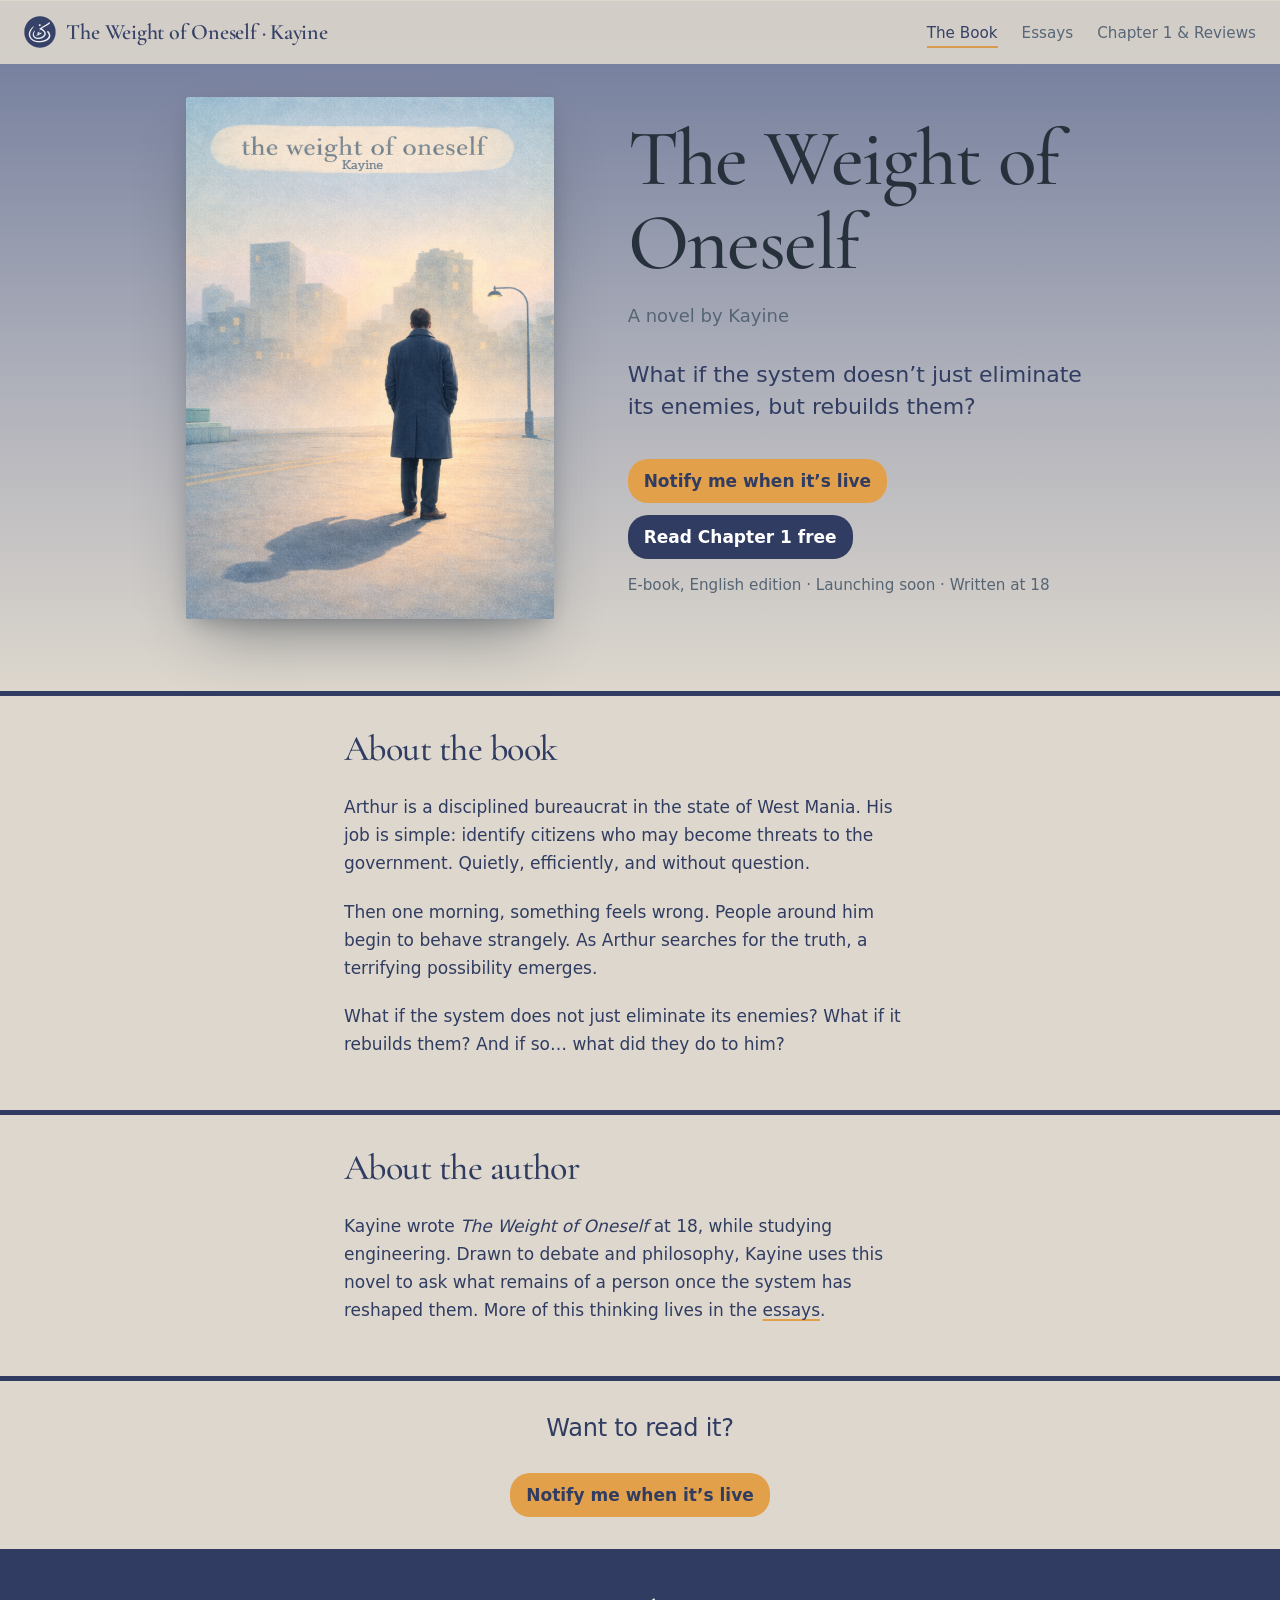
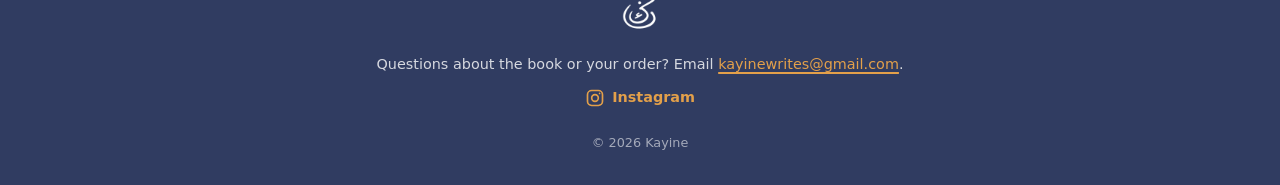
<file: index.html>
<!DOCTYPE html>
<html lang="en">
<head>
<meta charset="utf-8">
<meta name="viewport" content="width=device-width, initial-scale=1, viewport-fit=cover">
<title>The Weight of Oneself – Kayine</title>
<meta name="description" content="Arthur has always trusted the system. A novel by Kayine.">
<link rel="preconnect" href="https://fonts.googleapis.com">
<link href="https://fonts.googleapis.com/css2?family=Cormorant+Garamond:wght@500;600&display=swap" rel="stylesheet">
<link rel="icon" href="favicon.ico" sizes="any">
<link rel="icon" type="image/png" sizes="32x32" href="favicon-32.png">
<link rel="apple-touch-icon" href="apple-touch-icon.png">
<link rel="stylesheet" href="style.css">
<link rel="canonical" href="https://itskayine.github.io/theweightofoneself/index.html">
<meta property="og:type" content="book">
<meta property="og:site_name" content="The Weight of Oneself · Kayine">
<meta property="og:title" content="The Weight of Oneself – Kayine">
<meta property="og:description" content="Arthur has always trusted the system. Then one morning, something feels wrong. A novel by Kayine.">
<meta property="og:url" content="https://itskayine.github.io/theweightofoneself/index.html">
<meta property="og:image" content="https://itskayine.github.io/theweightofoneself/cover.png">
<meta name="twitter:card" content="summary_large_image">
<script data-goatcounter="https://kayinewrites.goatcounter.com/count" async src="//gc.zgo.at/count.js"></script>
<script src="unavailable.js" defer></script>
</head>
<body>
<nav><div class="wrap"><a class="brand" href="index.html"><img class="brand-logo" src="logo.png" alt="" width="32" height="32"><span>The Weight of Oneself · Kayine</span></a><ul><li><a href="index.html" aria-current="page">The Book</a></li><li><a href="essays.html">Essays</a></li><li><a href="chapter-1.html">Chapter 1 &amp; Reviews</a></li></ul></div></nav>
<header class="hero"><div class="wrap">
<img class="cover" src="cover.png" alt="Cover of The Weight of Oneself: a man in a long coat stands with his back to us, facing a city lost in morning fog.">
<div>
<h1>The Weight of Oneself</h1>
<p class="by">A novel by Kayine</p>
<p class="hook">What if the system doesn’t just eliminate its enemies, but rebuilds them?</p>
<div class="buyrow"><a class="buy" href="#" data-unavailable>Notify me when it’s live</a><a class="buy dark" href="chapter-1.html">Read Chapter 1 free</a></div>
<span class="fmt">E-book, English edition · Launching soon · Written at 18</span>
</div></div></header>
<main>
<section class="story"><div class="wrap">
<h2>About the book</h2>
<p>Arthur is a disciplined bureaucrat in the state of West Mania. His job is simple: identify citizens who may become threats to the government. Quietly, efficiently, and without question.</p>
<p>Then one morning, something feels wrong. People around him begin to behave strangely. As Arthur searches for the truth, a terrifying possibility emerges.</p>
<p class="q">What if the system does not just eliminate its enemies? What if it rebuilds them? And if so… what did they do to him?</p>
</div></section>
<section class="story"><div class="wrap">
<h2>About the author</h2>
<p>Kayine wrote <em>The Weight of Oneself</em> at 18, while studying engineering. Drawn to debate and philosophy, Kayine uses this novel to ask what remains of a person once the system has reshaped them. More of this thinking lives in the <a href="essays.html">essays</a>.</p>
</div></section>
<section class="cta"><div class="wrap"><p>Want to read it?</p>
<div class="buyrow"><a class="buy" href="#" data-unavailable>Notify me when it’s live</a></div></div></section>
</main>
<footer>
<img class="foot-mark" src="mark-white.png" alt="Kayine" width="48" height="48">
<p class="contact">Questions about the book or your order? Email <a href="mailto:kayinewrites@gmail.com">kayinewrites@gmail.com</a>.</p>
<p class="social"><a href="https://www.instagram.com/itskayine/" target="_blank" rel="noopener" aria-label="Kayine on Instagram"><svg viewBox="0 0 24 24" width="20" height="20" fill="none" stroke="currentColor" stroke-width="2" stroke-linecap="round" stroke-linejoin="round" aria-hidden="true"><rect x="3" y="3" width="18" height="18" rx="5"/><circle cx="12" cy="12" r="4"/><circle cx="17.5" cy="6.5" r="1" fill="currentColor" stroke="none"/></svg><span>Instagram</span></a></p>
<p class="copy">© 2026 Kayine</p>
</footer>
</body>
</html>
</file>
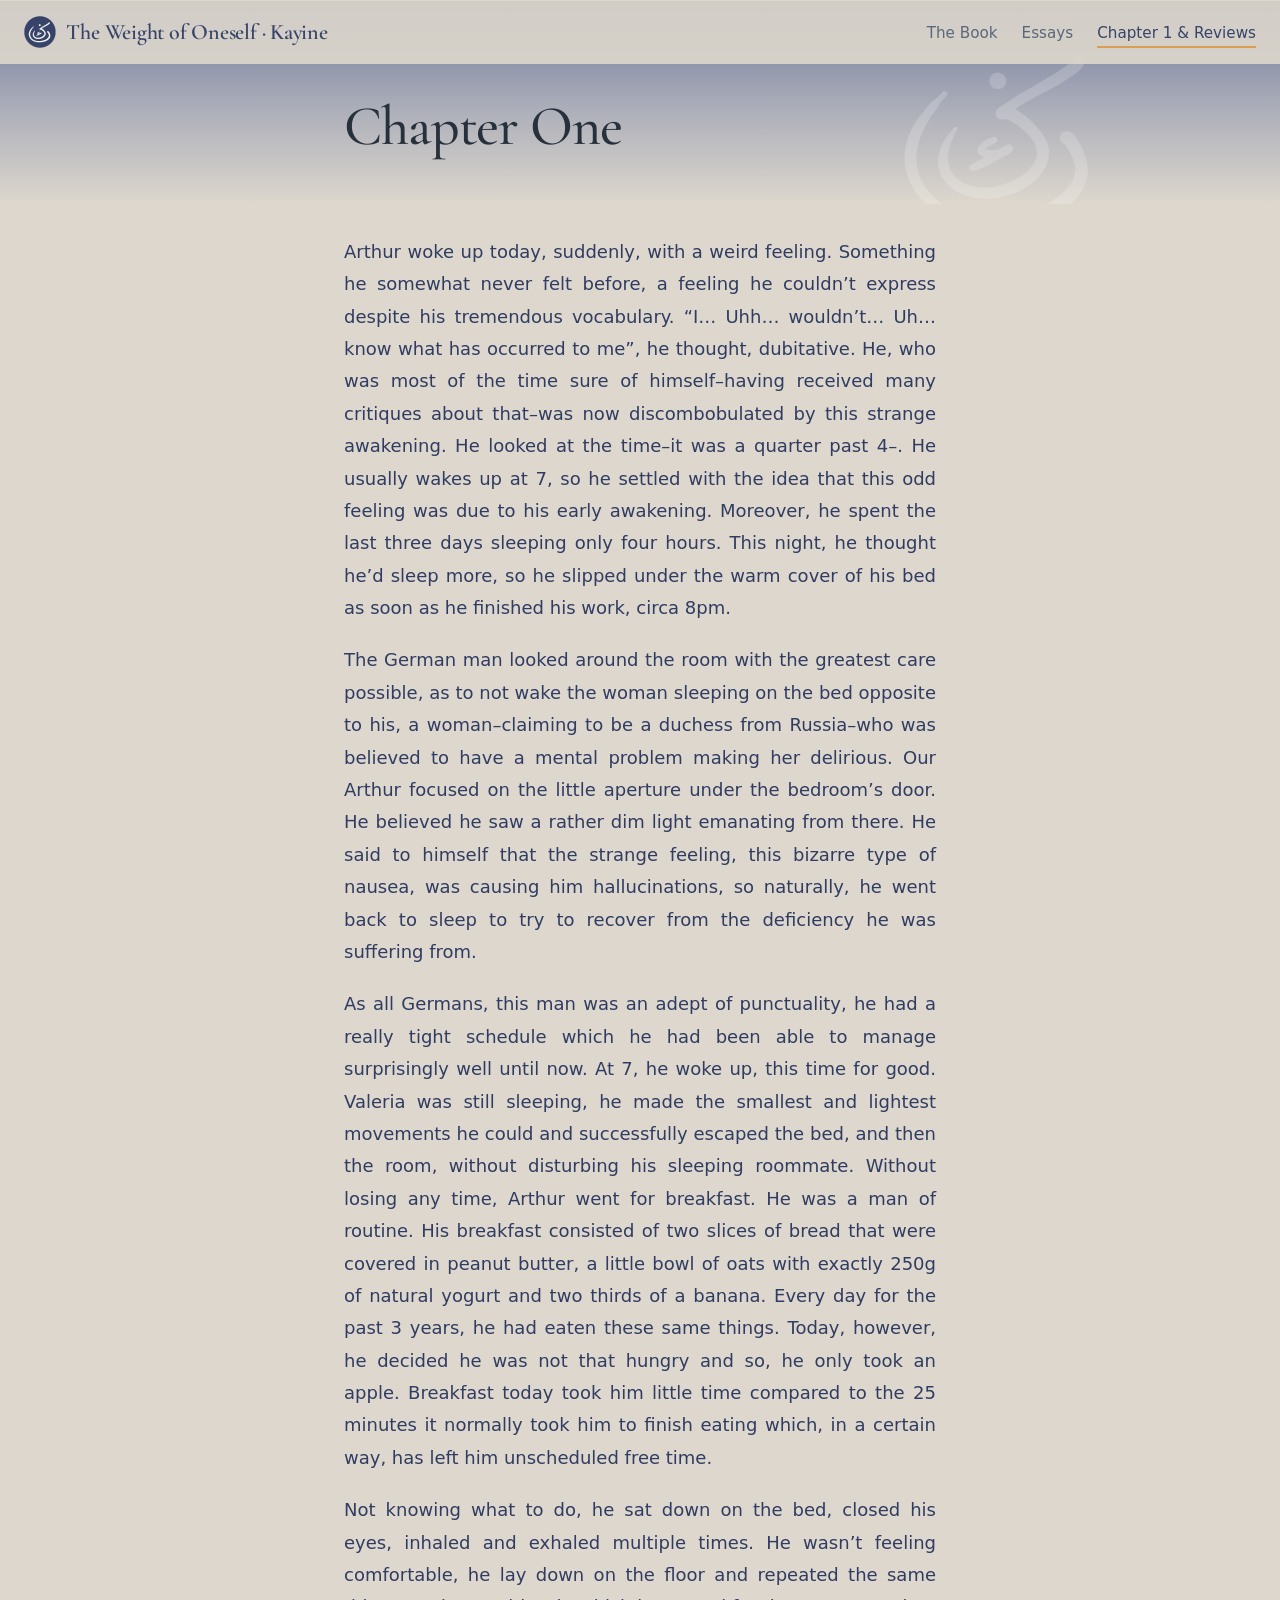
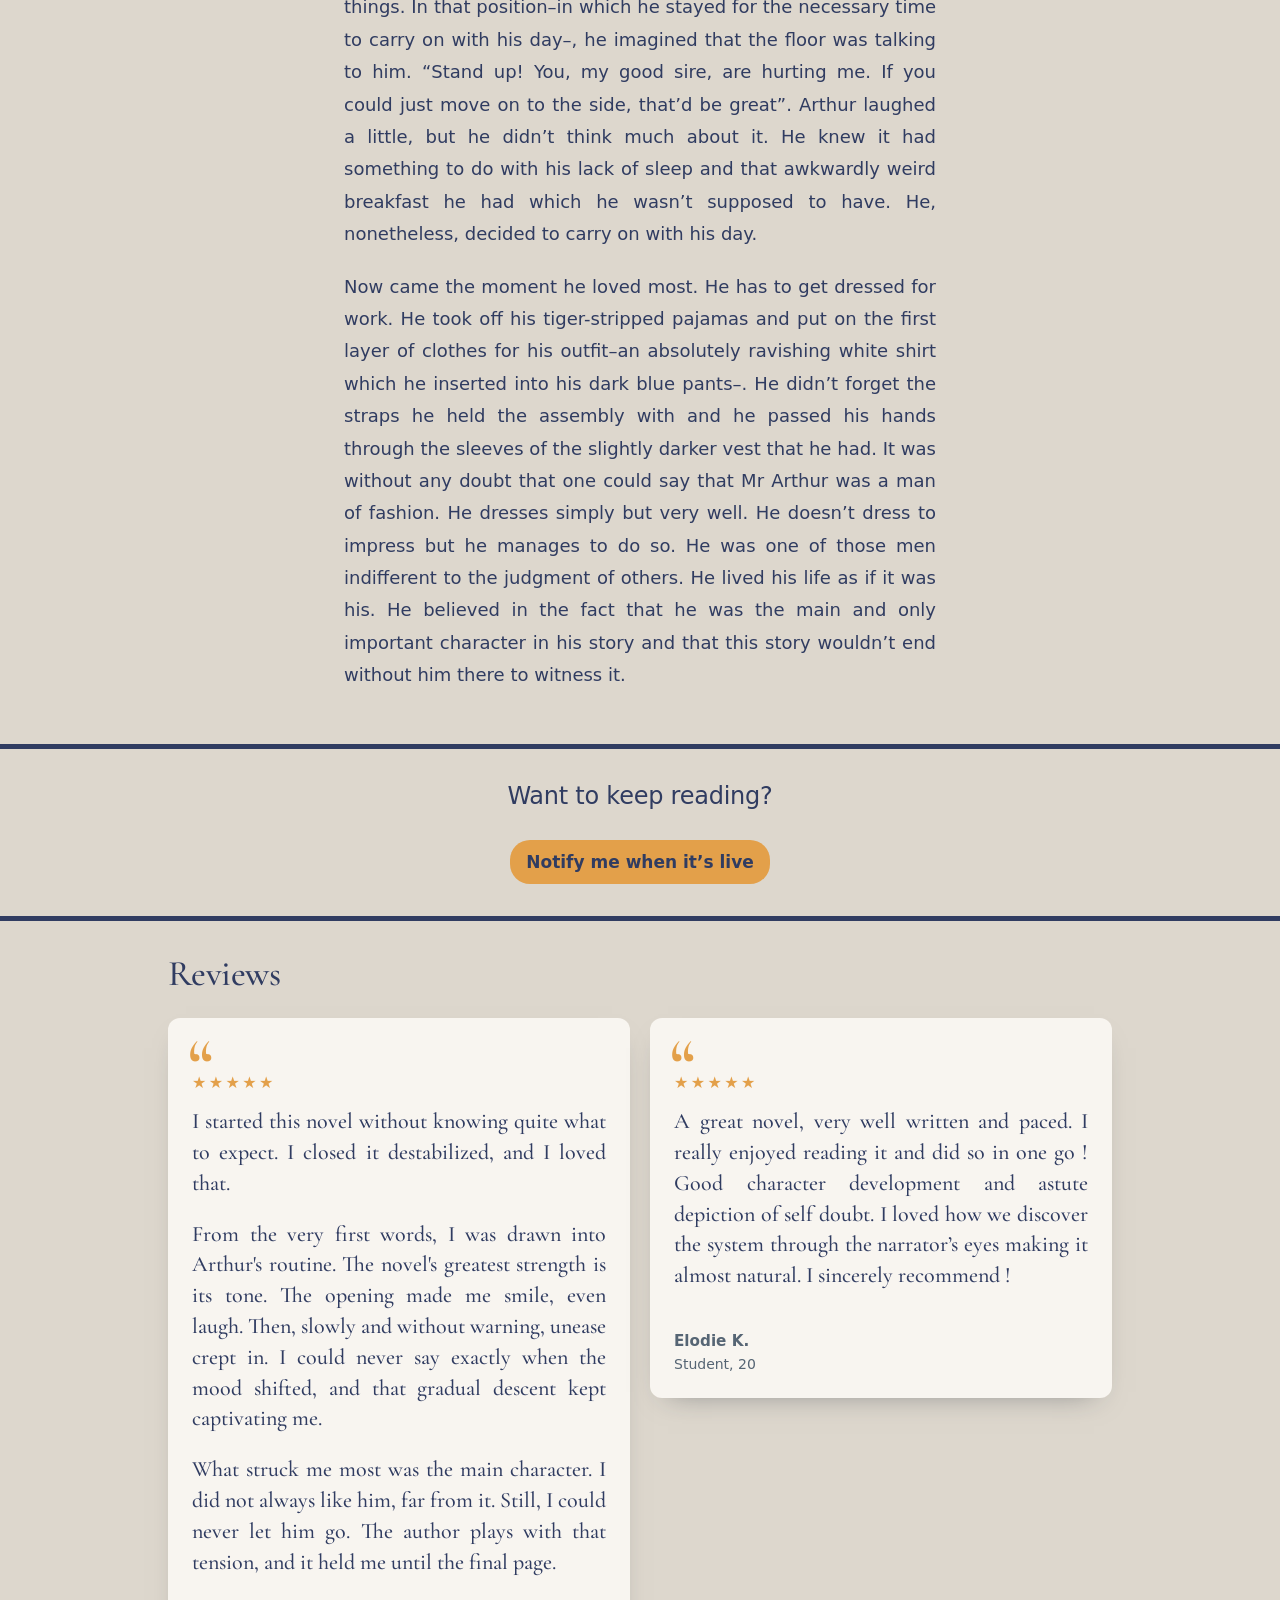
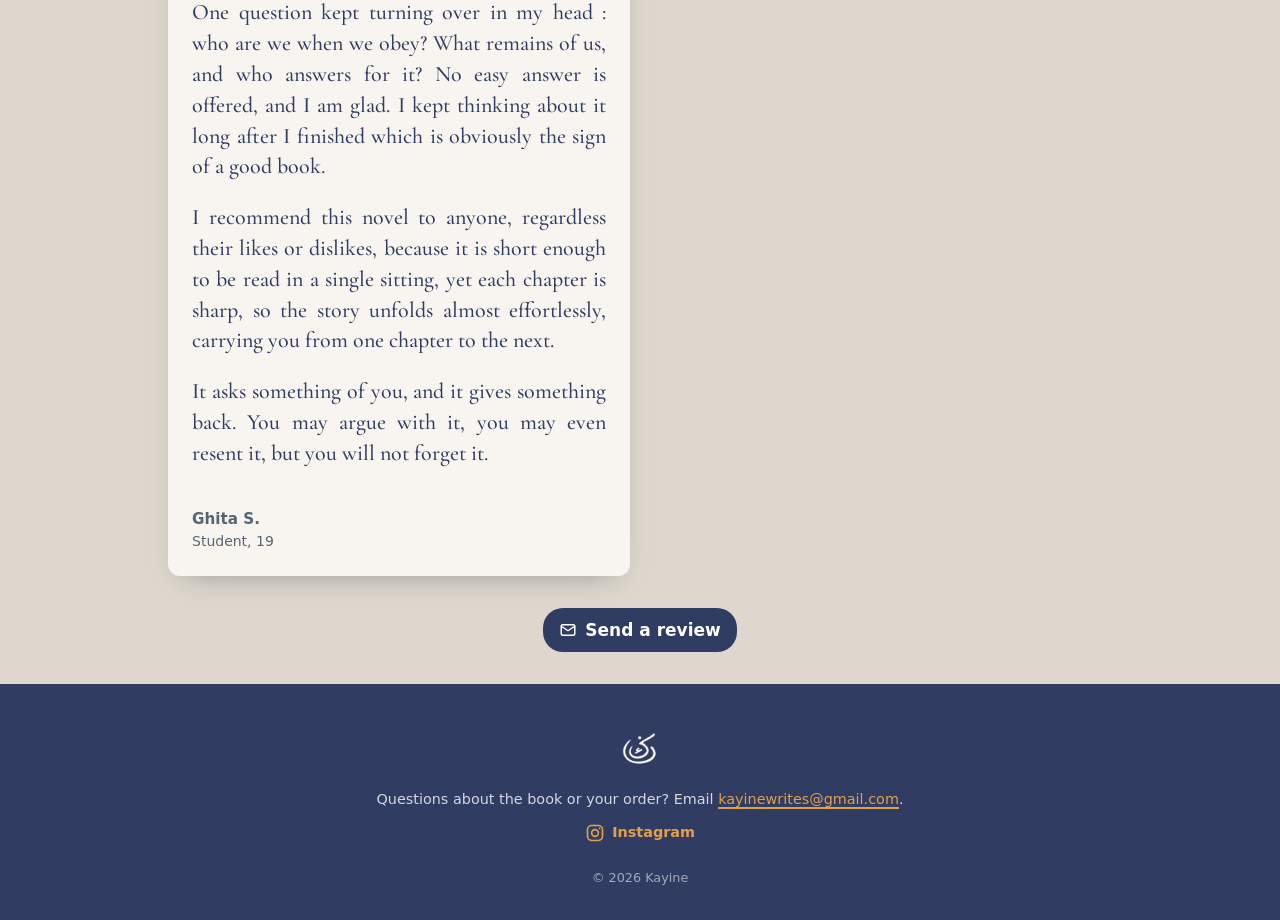
<file: chapter-1.html>
<!DOCTYPE html>
<html lang="en">
<head>
<meta charset="utf-8">
<meta name="viewport" content="width=device-width, initial-scale=1, viewport-fit=cover">
<title>Chapter 1 & Reviews – The Weight of Oneself</title>
<meta name="description" content="Read the first chapter of The Weight of Oneself by Kayine, and what readers say.">
<link rel="preconnect" href="https://fonts.googleapis.com">
<link href="https://fonts.googleapis.com/css2?family=Cormorant+Garamond:wght@500;600&display=swap" rel="stylesheet">
<link rel="icon" href="favicon.ico" sizes="any">
<link rel="icon" type="image/png" sizes="32x32" href="favicon-32.png">
<link rel="apple-touch-icon" href="apple-touch-icon.png">
<link rel="stylesheet" href="style.css">
<link rel="canonical" href="https://itskayine.github.io/theweightofoneself/chapter-1.html">
<meta property="og:type" content="article">
<meta property="og:site_name" content="The Weight of Oneself · Kayine">
<meta property="og:title" content="Chapter 1 &amp; Reviews – The Weight of Oneself">
<meta property="og:description" content="Read the first chapter of The Weight of Oneself by Kayine, and what readers say.">
<meta property="og:url" content="https://itskayine.github.io/theweightofoneself/chapter-1.html">
<meta property="og:image" content="https://itskayine.github.io/theweightofoneself/cover.png">
<meta name="twitter:card" content="summary_large_image">
<script data-goatcounter="https://kayinewrites.goatcounter.com/count" async src="//gc.zgo.at/count.js"></script>
<script src="unavailable.js" defer></script>
</head>
<body>
<nav><div class="wrap"><a class="brand" href="index.html"><img class="brand-logo" src="logo.png" alt="" width="32" height="32"><span>The Weight of Oneself · Kayine</span></a><ul><li><a href="index.html">The Book</a></li><li><a href="essays.html">Essays</a></li><li><a href="chapter-1.html" aria-current="page">Chapter 1 &amp; Reviews</a></li></ul></div></nav>
<main>
<header class="pagehead"><div class="wrap narrow"><h1 class="page">Chapter One</h1></div></header>
<section class="story chapter essayspart"><div class="wrap">
<p>Arthur woke up today, suddenly, with a weird feeling. Something he somewhat never felt before, a feeling he couldn’t express despite his tremendous vocabulary. “I… Uhh… wouldn’t… Uh… know what has occurred to me”, he thought, dubitative. He, who was most of the time sure of himself–having received many critiques about that–was now discombobulated by this strange awakening. He looked at the time–it was a quarter past 4–. He usually wakes up at 7, so he settled with the idea that this odd feeling was due to his early awakening. Moreover, he spent the last three days sleeping only four hours. This night, he thought he’d sleep more, so he slipped under the warm cover of his bed as soon as he finished his work, circa 8pm.</p>
<p>The German man looked around the room with the greatest care possible, as to not wake the woman sleeping on the bed opposite to his, a woman–claiming to be a duchess from Russia–who was believed to have a mental problem making her delirious. Our Arthur focused on the little aperture under the bedroom’s door. He believed he saw a rather dim light emanating from there. He said to himself that the strange feeling, this bizarre type of nausea, was causing him hallucinations, so naturally, he went back to sleep to try to recover from the deficiency he was suffering from.</p>
<p>As all Germans, this man was an adept of punctuality, he had a really tight schedule which he had been able to manage surprisingly well until now. At 7, he woke up, this time for good. Valeria was still sleeping, he made the smallest and lightest movements he could and successfully escaped the bed, and then the room, without disturbing his sleeping roommate. Without losing any time, Arthur went for breakfast. He was a man of routine. His breakfast consisted of two slices of bread that were covered in peanut butter, a little bowl of oats with exactly 250g of natural yogurt and two thirds of a banana. Every day for the past 3 years, he had eaten these same things. Today, however, he decided he was not that hungry and so, he only took an apple. Breakfast today took him little time compared to the 25 minutes it normally took him to finish eating which, in a certain way, has left him unscheduled free time.</p>
<p>Not knowing what to do, he sat down on the bed, closed his eyes, inhaled and exhaled multiple times. He wasn’t feeling comfortable, he lay down on the floor and repeated the same things. In that position–in which he stayed for the necessary time to carry on with his day–, he imagined that the floor was talking to him. “Stand up! You, my good sire, are hurting me. If you could just move on to the side, that’d be great”. Arthur laughed a little, but he didn’t think much about it. He knew it had something to do with his lack of sleep and that awkwardly weird breakfast he had which he wasn’t supposed to have. He, nonetheless, decided to carry on with his day.</p>
<p>Now came the moment he loved most. He has to get dressed for work. He took off his tiger-stripped pajamas and put on the first layer of clothes for his outfit–an absolutely ravishing white shirt which he inserted into his dark blue pants–. He didn’t forget the straps he held the assembly with and he passed his hands through the sleeves of the slightly darker vest that he had. It was without any doubt that one could say that Mr Arthur was a man of fashion. He dresses simply but very well. He doesn’t dress to impress but he manages to do so. He was one of those men indifferent to the judgment of others. He lived his life as if it was his. He believed in the fact that he was the main and only important character in his story and that this story wouldn’t end without him there to witness it.</p>
</div></section>
<section class="cta"><div class="wrap"><p>Want to keep reading?</p>
<div class="buyrow"><a class="buy" href="#" data-unavailable>Notify me when it’s live</a></div></div></section>
<section class="story"><div class="wrap wide">
<h2>Reviews</h2>
<!-- Reviews are added in reviews.js -->
<div class="reviews" id="reviews"></div>
<div class="actions">
<a class="buy dark" href="mailto:kayinewrites@gmail.com?subject=Review%20of%20The%20Weight%20of%20Oneself&body=Your%20name%3A%0A%0AYour%20review%3A%0A"><svg viewBox="0 0 24 24" width="18" height="18" fill="none" stroke="currentColor" stroke-width="2" stroke-linecap="round" stroke-linejoin="round" aria-hidden="true"><rect x="3" y="5" width="18" height="14" rx="2"/><path d="m3 7 9 6 9-6"/></svg>Send a review</a>
</div>
<script src="reviews.js"></script>
</div></section>
</main>
<footer>
<img class="foot-mark" src="mark-white.png" alt="Kayine" width="48" height="48">
<p class="contact">Questions about the book or your order? Email <a href="mailto:kayinewrites@gmail.com">kayinewrites@gmail.com</a>.</p>
<p class="social"><a href="https://www.instagram.com/itskayine/" target="_blank" rel="noopener" aria-label="Kayine on Instagram"><svg viewBox="0 0 24 24" width="20" height="20" fill="none" stroke="currentColor" stroke-width="2" stroke-linecap="round" stroke-linejoin="round" aria-hidden="true"><rect x="3" y="3" width="18" height="18" rx="5"/><circle cx="12" cy="12" r="4"/><circle cx="17.5" cy="6.5" r="1" fill="currentColor" stroke="none"/></svg><span>Instagram</span></a></p>
<p class="copy">© 2026 Kayine</p>
</footer>
</body>
</html>
</file>
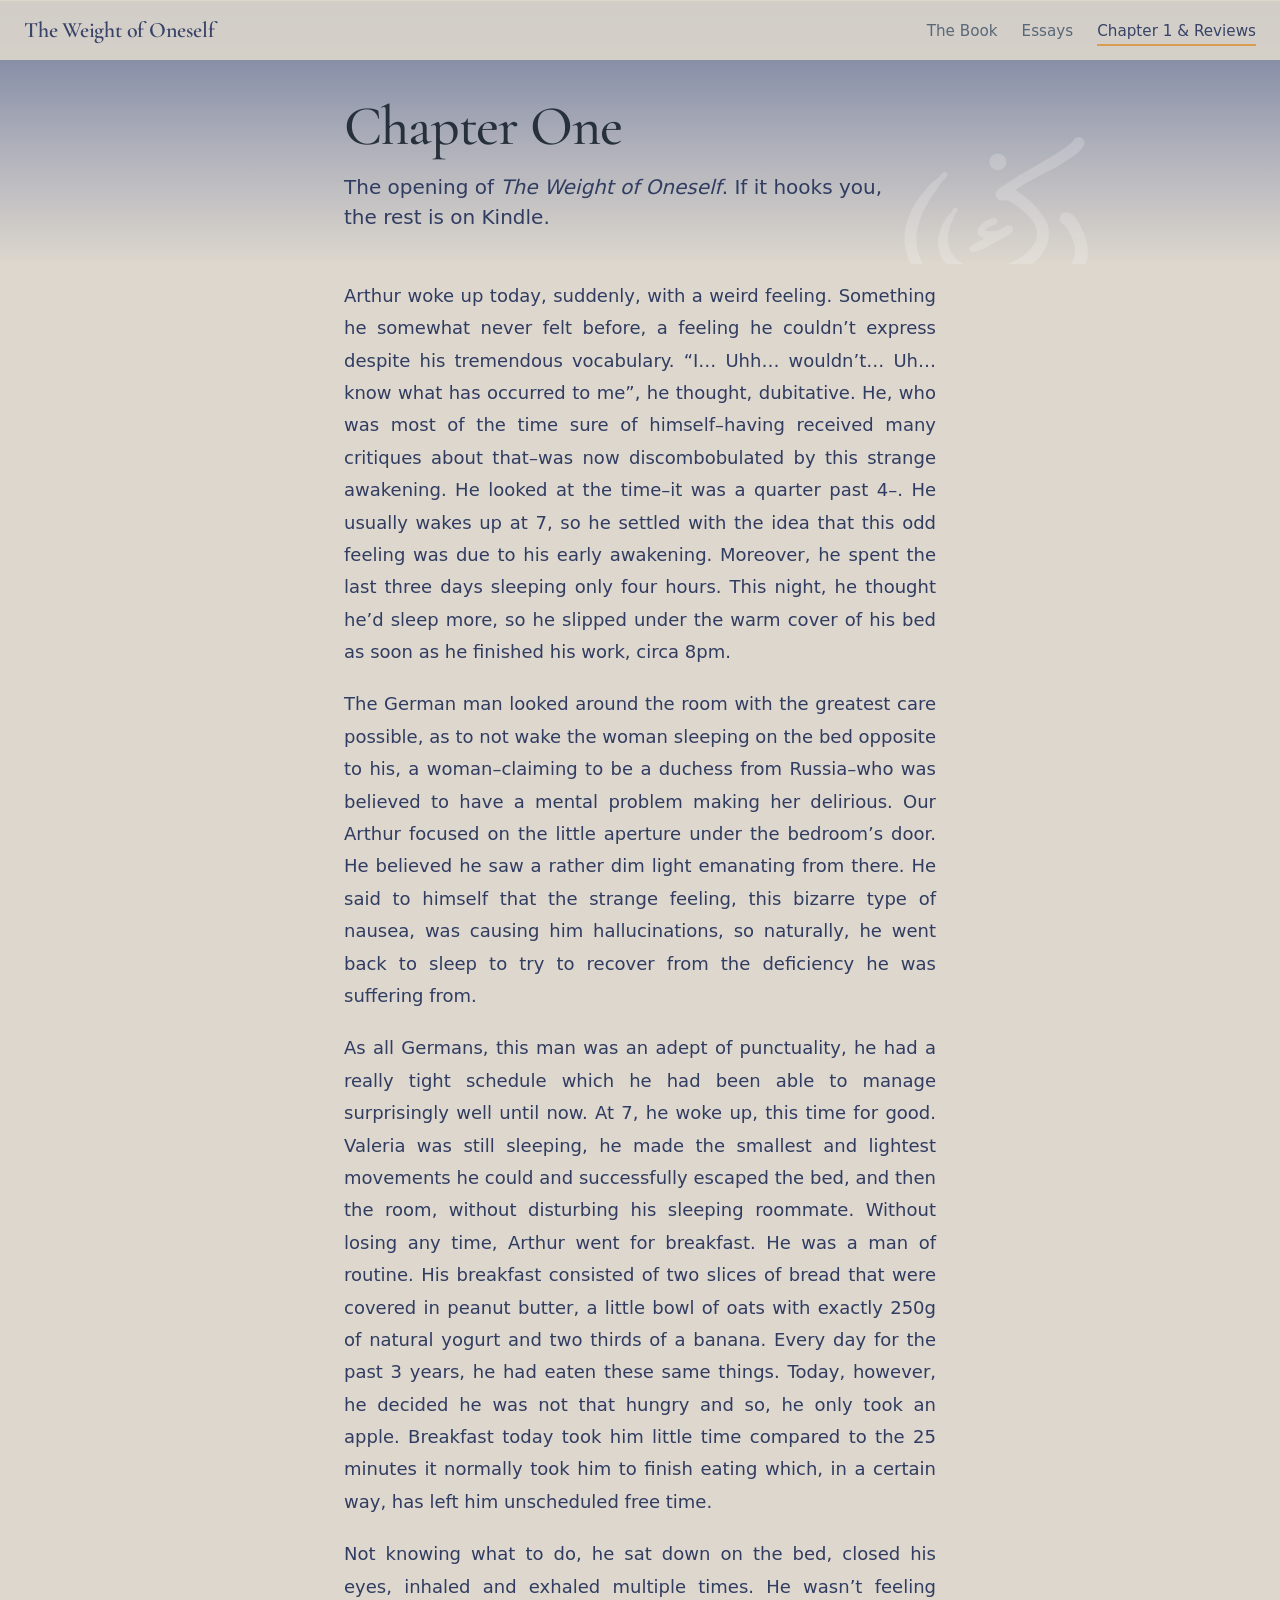
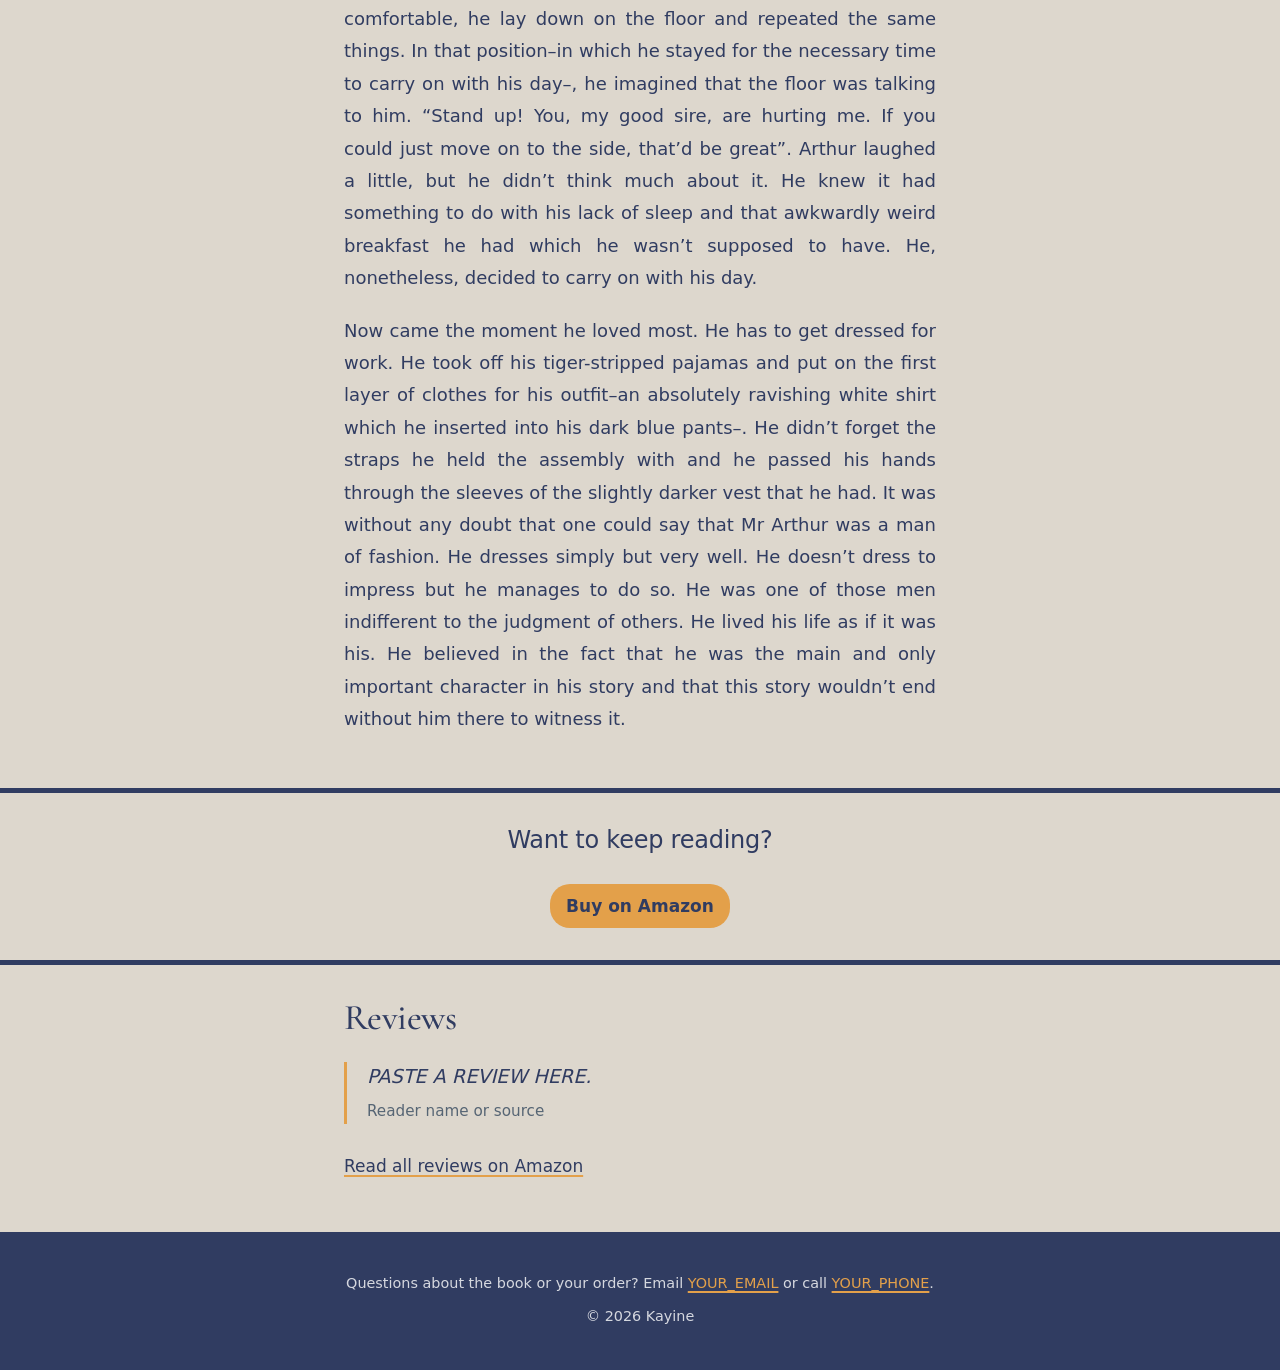
<file: chapter1.html>
<!DOCTYPE html>
<html lang="en">
<head>
<meta charset="utf-8">
<meta name="viewport" content="width=device-width, initial-scale=1, viewport-fit=cover">
<title>Chapter 1 & Reviews – The Weight of Oneself</title>
<meta name="description" content="Read the first chapter of The Weight of Oneself by Kayine, and what readers say.">
<link rel="preconnect" href="https://fonts.googleapis.com">
<link href="https://fonts.googleapis.com/css2?family=Cormorant+Garamond:wght@500;600&display=swap" rel="stylesheet">
<link rel="stylesheet" href="style.css">
</head>
<body>
<nav><div class="wrap"><a class="brand" href="index.html">The Weight of Oneself</a><ul><li><a href="index.html">The Book</a></li><li><a href="essays.html">Essays</a></li><li><a href="chapter-1.html" aria-current="page">Chapter 1 &amp; Reviews</a></li></ul></div></nav>
<main>
<header class="pagehead"><div class="wrap narrow"><h1 class="page">Chapter One</h1>
<p>The opening of <em>The Weight of Oneself</em>. If it hooks you, the rest is on Kindle.</p></div></header>
<section class="story chapter" style="border-top:0;padding-top:1rem"><div class="wrap">
<!-- PASTE CHAPTER 1 BELOW: one <p>…</p> per paragraph -->
<p>Arthur woke up today, suddenly, with a weird feeling. Something he somewhat never felt before, a feeling he couldn’t express despite his tremendous vocabulary. “I… Uhh… wouldn’t… Uh… know what has occurred to me”, he thought, dubitative. He, who was most of the time sure of himself–having received many critiques about that–was now discombobulated by this strange awakening. He looked at the time–it was a quarter past 4–. He usually wakes up at 7, so he settled with the idea that this odd feeling was due to his early awakening. Moreover, he spent the last three days sleeping only four hours. This night, he thought he’d sleep more, so he slipped under the warm cover of his bed as soon as he finished his work, circa 8pm.</p>
<p>The German man looked around the room with the greatest care possible, as to not wake the woman sleeping on the bed opposite to his, a woman–claiming to be a duchess from Russia–who was believed to have a mental problem making her delirious. Our Arthur focused on the little aperture under the bedroom’s door. He believed he saw a rather dim light emanating from there. He said to himself that the strange feeling, this bizarre type of nausea, was causing him hallucinations, so naturally, he went back to sleep to try to recover from the deficiency he was suffering from.</p>
<p>As all Germans, this man was an adept of punctuality, he had a really tight schedule which he had been able to manage surprisingly well until now. At 7, he woke up, this time for good. Valeria was still sleeping, he made the smallest and lightest movements he could and successfully escaped the bed, and then the room, without disturbing his sleeping roommate. Without losing any time, Arthur went for breakfast. He was a man of routine. His breakfast consisted of two slices of bread that were covered in peanut butter, a little bowl of oats with exactly 250g of natural yogurt and two thirds of a banana. Every day for the past 3 years, he had eaten these same things. Today, however, he decided he was not that hungry and so, he only took an apple. Breakfast today took him little time compared to the 25 minutes it normally took him to finish eating which, in a certain way, has left him unscheduled free time.</p>
<p>Not knowing what to do, he sat down on the bed, closed his eyes, inhaled and exhaled multiple times. He wasn’t feeling comfortable, he lay down on the floor and repeated the same things. In that position–in which he stayed for the necessary time to carry on with his day–, he imagined that the floor was talking to him. “Stand up! You, my good sire, are hurting me. If you could just move on to the side, that’d be great”. Arthur laughed a little, but he didn’t think much about it. He knew it had something to do with his lack of sleep and that awkwardly weird breakfast he had which he wasn’t supposed to have. He, nonetheless, decided to carry on with his day.</p>
<p>Now came the moment he loved most. He has to get dressed for work. He took off his tiger-stripped pajamas and put on the first layer of clothes for his outfit–an absolutely ravishing white shirt which he inserted into his dark blue pants–. He didn’t forget the straps he held the assembly with and he passed his hands through the sleeves of the slightly darker vest that he had. It was without any doubt that one could say that Mr Arthur was a man of fashion. He dresses simply but very well. He doesn’t dress to impress but he manages to do so. He was one of those men indifferent to the judgment of others. He lived his life as if it was his. He believed in the fact that he was the main and only important character in his story and that this story wouldn’t end without him there to witness it.</p>
</div></section>
<section class="cta"><div class="wrap"><p>Want to keep reading?</p>
<a class="buy" href="https://amzn.eu/d/0gb8DovP" target="_blank" rel="noopener">Buy on Amazon</a></div></section>
<section class="story"><div class="wrap">
<h2>Reviews</h2>
<blockquote>PASTE A REVIEW HERE.<cite>Reader name or source</cite></blockquote>
<p><a href="https://amzn.eu/d/0gb8DovP" target="_blank" rel="noopener">Read all reviews on Amazon</a></p>
</div></section>
</main>
<footer>
<p class="contact">Questions about the book or your order? Email <a href="mailto:YOUR_EMAIL">YOUR_EMAIL</a> or call <a href="tel:YOUR_PHONE">YOUR_PHONE</a>.</p>
<p>© 2026 Kayine</p>
</footer>
</body>
</html>
</file>
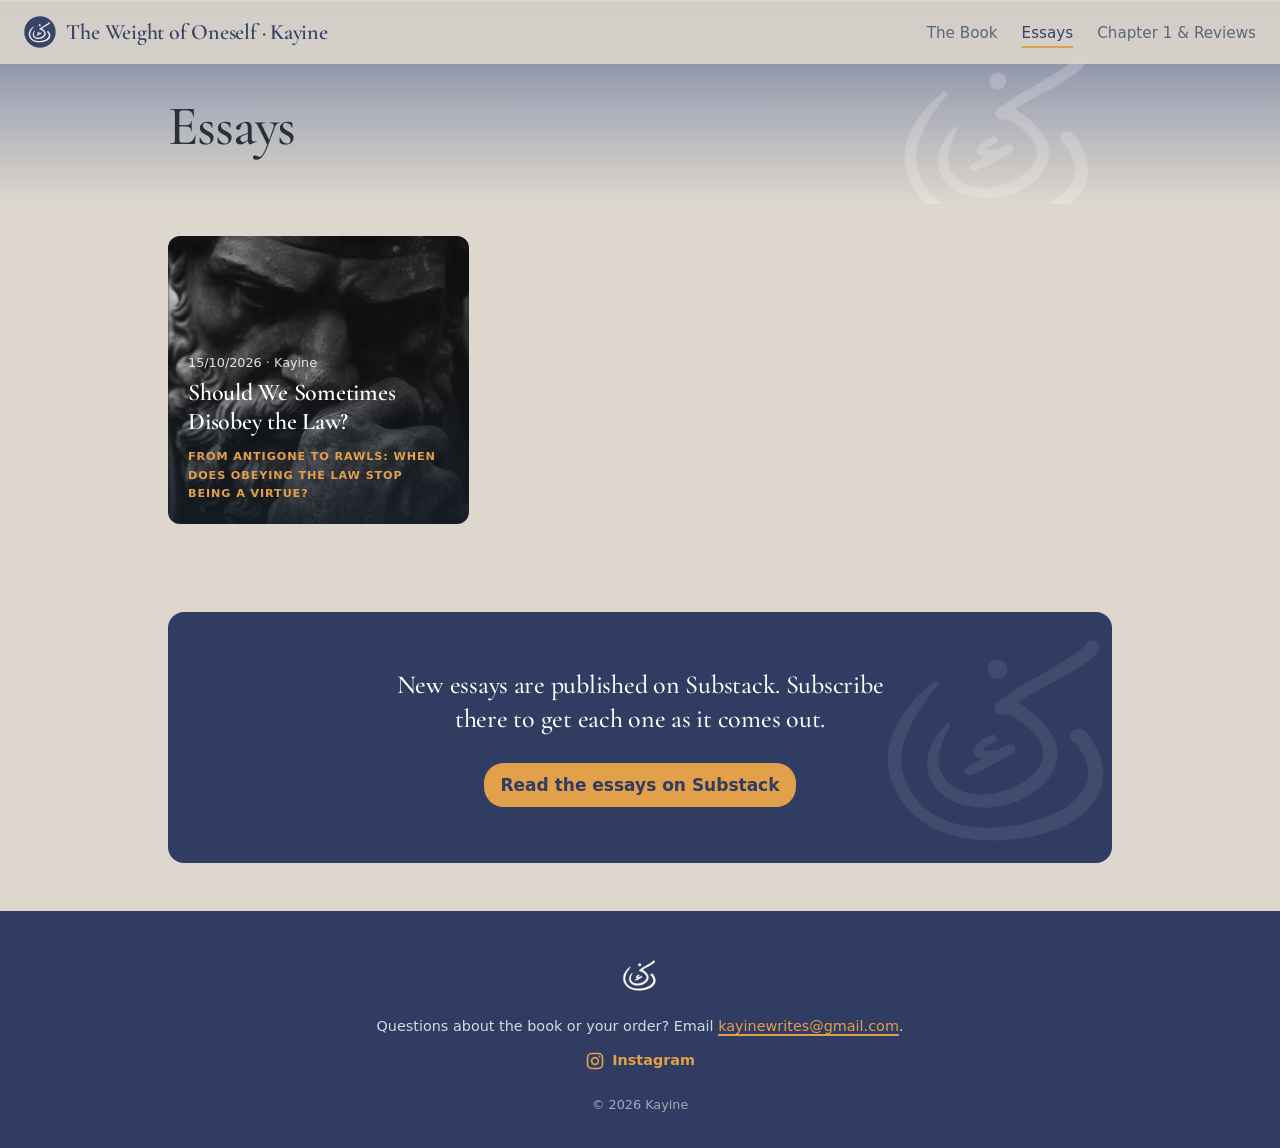
<file: essays.html>
<!DOCTYPE html>
<html lang="en">
<head>
<meta charset="utf-8">
<meta name="viewport" content="width=device-width, initial-scale=1, viewport-fit=cover">
<title>Essays – Kayine</title>
<meta name="description" content="Essays on philosophy, debate and ideas by Kayine.">
<link rel="preconnect" href="https://fonts.googleapis.com">
<link href="https://fonts.googleapis.com/css2?family=Cormorant+Garamond:wght@500;600&display=swap" rel="stylesheet">
<link rel="icon" href="favicon.ico" sizes="any">
<link rel="icon" type="image/png" sizes="32x32" href="favicon-32.png">
<link rel="apple-touch-icon" href="apple-touch-icon.png">
<link rel="stylesheet" href="style.css">
<link rel="canonical" href="https://itskayine.github.io/theweightofoneself/essays.html">
<meta property="og:type" content="website">
<meta property="og:site_name" content="The Weight of Oneself · Kayine">
<meta property="og:title" content="Essays – Kayine">
<meta property="og:description" content="Essays on philosophy, debate and ideas by Kayine.">
<meta property="og:url" content="https://itskayine.github.io/theweightofoneself/essays.html">
<meta property="og:image" content="https://itskayine.github.io/theweightofoneself/cover.png">
<meta name="twitter:card" content="summary_large_image">
<script data-goatcounter="https://kayinewrites.goatcounter.com/count" async src="//gc.zgo.at/count.js"></script>
</head>
<body>
<nav><div class="wrap"><a class="brand" href="index.html"><img class="brand-logo" src="logo.png" alt="" width="32" height="32"><span>The Weight of Oneself · Kayine</span></a><ul><li><a href="index.html">The Book</a></li><li><a href="essays.html" aria-current="page">Essays</a></li><li><a href="chapter-1.html">Chapter 1 &amp; Reviews</a></li></ul></div></nav>
<main>
<header class="pagehead"><div class="wrap"><h1 class="page">Essays</h1></div></header>
<section class="story essayspart"><div class="wrap wide">
<!-- Each card is one essay: change the link, date, title and tags.
     For a photo instead of the colour, use style="--card-bg:url(my-photo.jpg)". -->
<div class="cards" id="essays"></div>
<script src="essays.js"></script>
</div></section>
<section class="closing"><div class="wrap"><div class="panel">
<p>New essays are published on Substack. Subscribe there to get each one as it comes out.</p>
<a class="buy" href="https://kayine.substack.com/" target="_blank" rel="noopener">Read the essays on Substack</a>
</div></div></section>
</main>
<footer>
<img class="foot-mark" src="mark-white.png" alt="Kayine" width="48" height="48">
<p class="contact">Questions about the book or your order? Email <a href="mailto:kayinewrites@gmail.com">kayinewrites@gmail.com</a>.</p>
<p class="social"><a href="https://www.instagram.com/itskayine/" target="_blank" rel="noopener" aria-label="Kayine on Instagram"><svg viewBox="0 0 24 24" width="20" height="20" fill="none" stroke="currentColor" stroke-width="2" stroke-linecap="round" stroke-linejoin="round" aria-hidden="true"><rect x="3" y="3" width="18" height="18" rx="5"/><circle cx="12" cy="12" r="4"/><circle cx="17.5" cy="6.5" r="1" fill="currentColor" stroke="none"/></svg><span>Instagram</span></a></p>
<p class="copy">© 2026 Kayine</p>
</footer>
</body>
</html>
</file>
<file: style.css>
/* Design tokens (colors, fonts) */
:root{
  color-scheme: light;
  --bg: #f8f5f0;
  --ink: #303c61;
  --soft: #566574;
  --link: #303c61;
  --lamp: #e3a04a;
  --lampink: #303c61;
  --haze: #e9eef3;
  --brand: #303c61;
  --title: #27313c;
  --sky: linear-gradient(180deg, #6d789a 0%, #aeb0ba 55%, var(--line) 100%);
  --line: #ddd7cd;
  --serif: "Cormorant Garamond", Georgia, "Times New Roman", serif;
  --sans: system-ui, -apple-system, "Segoe UI", Roboto, sans-serif;
  box-sizing: border-box;
  padding-top: env(safe-area-inset-top, 0px);
  padding-bottom: env(safe-area-inset-bottom, 0px);
}

/* Base */
html{
  height: 100%;
  scroll-padding-top: env(safe-area-inset-top, 0px);
}

*,
*::before,
*::after{
  box-sizing: inherit;
}

body{
  margin: 0;
  background: var(--bg);
  color: var(--ink);
  font: 400 1.0625rem/1.65 var(--sans);
  letter-spacing: 0;
  -webkit-font-smoothing: antialiased;
  display: flex;
  flex-direction: column;
  min-height: 100%;
}

/* Links */
a,
a:visited{
  color: var(--link);
  text-decoration: underline;
  text-decoration-color: var(--lamp);
  text-decoration-thickness: 2px;
  text-underline-offset: .2em;
}

a:hover{
  color: var(--ink);
  text-decoration-color: var(--ink);
}

a:focus-visible{
  outline: 3px solid var(--ink);
  outline-offset: 3px;
}

/* Layout */
.wrap{
  max-width: 62rem;
  margin: 0 auto;
  padding: 0 1.5rem;
}

/* Navigation */
nav{
  border-bottom: 1px solid var(--line);
}

nav .wrap{
  display: flex;
  flex-wrap: wrap;
  gap: .5rem 1.75rem;
  align-items: center;
  justify-content: space-between;
  padding-top: 1rem;
  padding-bottom: 1rem;
  position: fixed;
  top: 0;
  left: 0;
  right: 0;
  width: 100%;
  max-width: none;
  z-index: 10;
  opacity: .9;
  background: var(--line);
  padding-top: calc(1rem + env(safe-area-inset-top, 0px));
  view-transition-name: site-nav;
}

nav a,
nav a:visited{
  text-decoration: none;
}

.brand,
.brand:visited{
  display: inline-flex;
  align-items: center;
  gap: .65rem;
  font: 600 1.375rem/1.2 var(--serif);
  letter-spacing: -.01em;
  color: var(--ink);
}

nav ul{
  display: flex;
  gap: 1.5rem;
  list-style: none;
  margin: 0;
  padding: 0;
  flex-wrap: wrap;
}

nav a:not(.brand),
nav a:not(.brand):visited{
  color: var(--soft);
  font-size: .95rem;
  padding: .25rem 0;
  border-bottom: 2px solid transparent;
}

nav a[aria-current="page"],
nav a[aria-current="page"]:visited{
  color: var(--link);
  border-color: var(--lamp);
}

nav a:not(.brand):hover{
  color: var(--ink);
}

/* Home page hero */
.hero{
  background: var(--sky);
  padding: 6rem 0 4.5rem;
}

.hero .wrap{
  display: grid;
  grid-template-columns: minmax(0, 5fr) minmax(0, 6fr);
  gap: 3.5rem;
  align-items: center;
}

.cover{
  width: 100%;
  max-width: 23rem;
  height: auto;
  display: block;
  margin: 0 auto;
  border-radius: 2px;
  box-shadow: 0 30px 60px -20px rgba(29, 39, 51, .45), 0 8px 20px -8px rgba(29, 39, 51, .3);
}

/* Headings */
h1,
h2{
  font-family: var(--serif);
  font-optical-sizing: auto;
  font-weight: 500;
}

/* Headings */
h1{
  font-size: clamp(2.75rem, 7vw, 5rem);
  line-height: 1.05;
  letter-spacing: -.02em;
  margin: 0 0 1rem;
}

h1.page{
  font-size: clamp(2.25rem, 5vw, 3.5rem);
}

h2{
  font-size: 2.25rem;
  line-height: 1.15;
  letter-spacing: -.015em;
  margin: 0 0 1.5rem;
}

/* Hero text */
.by{
  font-size: 1.125rem;
  color: var(--soft);
  margin: 0 0 1.75rem;
}

.hook{
  font-size: 1.375rem;
  line-height: 1.45;
  margin: 0 0 2.25rem;
  max-width: 30rem;
}

/* Buttons */
.buy,
.buy:visited{
  display: inline-block;
  background: var(--lamp);
  color: var(--lampink);
  font-weight: 600;
  text-decoration: none;
  padding: 0.5rem 1rem;
  border-radius: 20px;
  transition: transform .5s ease-out, box-shadow .15s;
}

.buy.dark,
.buy.dark:visited{
  display: inline-flex;
  align-items: center;
  gap: .5rem;
  background: var(--brand);
  color: #fff;
}

.buy.dark:hover{
  color: #fff;
  box-shadow: 0 10px 24px -10px var(--brand);
}

.buy:hover{
  transform: translateY(-2px);
  box-shadow: 0 10px 24px -10px var(--lamp);
}

.buy:active{
  transform: scale(.97);
}

/* Small text */
.fmt{
  display: block;
  margin-top: .9rem;
  font-size: .95rem;
  color: var(--soft);
}

/* Content sections */
section.story{
  padding: 2rem 0;
  border-top: 5px solid var(--ink);
  background: var(--line);
}

/* No divider line between a page header and the first section */
section.story.essayspart{
  border-top: 0;
}

section.story .wrap,
.narrow{
  max-width: 40rem;
}

/* Essays and Chapter 1 page header */
.pagehead{
  position: relative;
  overflow: hidden;
  padding: 6rem 0 2rem;
  background: var(--sky);
}

.pagehead .wrap{
  position: relative;
  z-index: 1;
}

.pagehead::after{
  content: "";
  position: absolute;
  right: max(1rem, calc(50% - 31rem));
  bottom: -35%;
  width: 17rem;
  height: 17rem;
  background: url(mark-white.png) center / contain no-repeat;
  opacity: .2;
  pointer-events: none;
}

.pagehead p{
  font-size: 1.25rem;
  line-height: 1.5;
  color: var(--ink);
  max-width: 34rem;
  margin: 0;
}

.story p{
  margin: 0 0 1.25rem;
  max-width: 36rem;
}

/* Chapter 1 text */
.chapter p{
  font-size: 1.125rem;
  line-height: 1.8;
  max-width: none;
  text-align: justify;
  hyphens: auto;
  -webkit-hyphens: auto;
}

/* Reviews */
blockquote{
  margin: 0 0 1.75rem;
  padding: 0 0 0 1.25rem;
  border-left: 3px solid var(--lamp);
  font-size: 1.2rem;
  line-height: 1.55;
  font-style: italic;
}

blockquote cite{
  display: block;
  margin-top: .5rem;
  font-size: .95rem;
  color: var(--soft);
  font-style: normal;
}

/* Call to action */
.cta{
  padding: 2rem 0 2rem;
  text-align: center;
  border-top: 5px solid var(--ink);
  background: var(--line);
}

.cta p{
  font-size: 1.5rem;
  line-height: 1.3;
  font-weight: 500;
  letter-spacing: -.01em;
  margin: 0 0 1.75rem;
}

/* Footer */
footer{
  padding: 2.5rem 1.5rem 2rem;
  text-align: center;
  color: rgba(255, 255, 255, .8);
  font-size: .9rem;
  background: var(--brand);
}

footer p{
  margin: 0 0 .6rem;
}

footer a,
footer a:visited{
  color: var(--lamp);
  text-decoration-color: var(--lamp);
}

footer a:hover{
  color: #fff;
  text-decoration-color: #fff;
}

footer a:focus-visible{
  outline-color: #fff;
}

.foot-mark{
  display: block;
  width: 3rem;
  height: 3rem;
  margin: 0 auto 1rem;
}

footer .social a{
  display: inline-flex;
  align-items: center;
  gap: .45rem;
  text-decoration: none;
  font-weight: 600;
}

footer .copy{
  margin: 1rem 0 0;
  font-size: .8rem;
  opacity: .7;
}

/* Small screens */
@media (max-width:760px){
  .hero{
    padding: 6.5rem 0 3rem;
  }

  .pagehead{
    padding: 6.5rem 0 3rem;
  }

  .hero .wrap{
    grid-template-columns: 1fr;
    gap: 2.25rem;
    text-align: center;
  }

  .hook{
    margin-left: auto;
    margin-right: auto;
  }

  .cover{
    max-width: 15rem;
  }
}

/* Reduced motion */
@media (prefers-reduced-motion:reduce){
  .buy,
  .buy:hover,
  .buy:active{
    transition: none;
    transform: none;
  }

  ::view-transition-group(*),
  ::view-transition-old(*),
  ::view-transition-new(*){
    animation: none;
  }
}

/* Smooth page transitions */
@view-transition{
  navigation: auto;
}

::view-transition-old(root),
::view-transition-new(root){
  animation-duration: .4s;
  animation-timing-function: ease-in-out;
}

/* Fade-in fallback for browsers without page transitions */
@keyframes page-in{
  from{
    opacity: 0;
  }

  to{
    opacity: 1;
  }
}

@supports not (view-transition-name:none){
  body{
    animation: page-in .4s ease-out;
  }
}

/* Keep the footer at the bottom of short pages */
main{
  flex: 1 0 auto;
  display: flex;
  flex-direction: column;
}

main > section:last-child{
  flex: 1 0 auto;
}

/* Essay cards */
section.story .wrap.wide{
  max-width: 62rem;
}

.cards{
  display: grid;
  grid-template-columns: repeat(3, minmax(0, 1fr));
  gap: 1.25rem;
  margin: 0 0 2.5rem;
}

a.card,
a.card:visited,
a.card:hover{
  position: relative;
  display: flex;
  flex-direction: column;
  justify-content: flex-end;
  min-height: 18rem;
  padding: 1.25rem;
  border-radius: 12px;
  overflow: hidden;
  color: #fff;
  text-decoration: none;
  background: linear-gradient(180deg, rgba(20, 27, 36, 0) 35%, rgba(20, 27, 36, .85) 100%), var(--card-bg);
  background-size: cover;
  background-position: center;
  transition: transform .3s ease-out, box-shadow .3s ease-out;
}

a.card:hover{
  transform: translateY(-4px);
  box-shadow: 0 16px 32px -16px rgba(29, 39, 51, .55);
}

.card-meta{
  display: block;
  margin-bottom: .35rem;
  font-size: .8rem;
  opacity: .85;
}

.card-title{
  margin: 0 0 .75rem;
  font-family: var(--serif);
  font-size: 1.5rem;
  font-weight: 600;
  line-height: 1.2;
  letter-spacing: -.01em;
}

.card-tags{
  display: block;
  font-size: .7rem;
  font-weight: 600;
  letter-spacing: .08em;
  text-transform: uppercase;
  color: var(--lamp);
}

@media (max-width:760px){
  .cards{
    grid-template-columns: 1fr;
  }

  a.card,
  a.card:visited,
  a.card:hover{
    min-height: 14rem;
  }
}

@media (prefers-reduced-motion:reduce){
  a.card,
  a.card:hover{
    transition: none;
    transform: none;
  }
}

/* Essays closing panel */
section.closing{
  padding: 1rem 0 3rem;
  background: var(--line);
}

.panel{
  position: relative;
  overflow: hidden;
  padding: 3.5rem 1.5rem;
  border-radius: 16px;
  background: var(--brand);
  color: #fff;
  text-align: center;
}

.panel::before{
  content: "";
  position: absolute;
  inset: 0;
  background: url(mark-white.png) no-repeat right -3rem center / 20rem;
  opacity: .08;
  pointer-events: none;
}

.panel p{
  position: relative;
  max-width: 32rem;
  margin: 0 auto 1.75rem;
  font: 500 1.625rem/1.3 var(--serif);
  letter-spacing: -.01em;
}

.panel .buy{
  position: relative;
}

/* Reviews */
blockquote{
  margin: 0 0 1.75rem;
  padding: 0 0 0 1.25rem;
  border-left: 3px solid var(--lamp);
  font-size: 1.2rem;
  line-height: 1.55;
  font-style: italic;
}

blockquote cite{
  display: block;
  margin-top: .5rem;
  font-size: .95rem;
  color: var(--soft);
  font-style: normal;
}

/* Call to action */
.cta{
  padding: 2rem 0 2rem;
  text-align: center;
  border-top: 5px solid var(--ink);
  background: var(--line);
}

.cta p{
  font-size: 1.5rem;
  line-height: 1.3;
  font-weight: 500;
  letter-spacing: -.01em;
  margin: 0 0 1.75rem;
}

/* Footer */
footer{
  padding: 2.5rem 1.5rem 2rem;
  text-align: center;
  color: rgba(255, 255, 255, .8);
  font-size: .9rem;
  background: var(--brand);
}

footer p{
  margin: 0 0 .6rem;
}

footer a,
footer a:visited{
  color: var(--lamp);
  text-decoration-color: var(--lamp);
}

footer a:hover{
  color: #fff;
  text-decoration-color: #fff;
}

footer a:focus-visible{
  outline-color: #fff;
}

.foot-mark{
  display: block;
  width: 3rem;
  height: 3rem;
  margin: 0 auto 1rem;
}

footer .social a{
  display: inline-flex;
  align-items: center;
  gap: .45rem;
  text-decoration: none;
  font-weight: 600;
}

footer .copy{
  margin: 1rem 0 0;
  font-size: .8rem;
  opacity: .7;
}

/* Small screens */
@media (max-width:760px){
  .hero{
    padding: 6.5rem 0 3rem;
  }

  .pagehead{
    padding: 6.5rem 0 3rem;
  }

  .hero .wrap{
    grid-template-columns: 1fr;
    gap: 2.25rem;
    text-align: center;
  }

  .hook{
    margin-left: auto;
    margin-right: auto;
  }

  .cover{
    max-width: 15rem;
  }
}

/* Reduced motion */
@media (prefers-reduced-motion:reduce){
  .buy,
  .buy:hover,
  .buy:active{
    transition: none;
    transform: none;
  }

  ::view-transition-group(*),
  ::view-transition-old(*),
  ::view-transition-new(*){
    animation: none;
  }
}

/* Smooth page transitions */
@view-transition{
  navigation: auto;
}

::view-transition-old(root),
::view-transition-new(root){
  animation-duration: .4s;
  animation-timing-function: ease-in-out;
}

/* Fade-in fallback for browsers without page transitions */
@keyframes page-in{
  from{
    opacity: 0;
  }

  to{
    opacity: 1;
  }
}

@supports not (view-transition-name:none){
  body{
    animation: page-in .4s ease-out;
  }
}

/* Keep the footer at the bottom of short pages */
main{
  flex: 1 0 auto;
  display: flex;
  flex-direction: column;
}

main > section:last-child{
  flex: 1 0 auto;
}

/* Essay cards */
section.story .wrap.wide{
  max-width: 62rem;
}

.cards{
  display: grid;
  grid-template-columns: repeat(3, minmax(0, 1fr));
  gap: 1.25rem;
  margin: 0 0 2.5rem;
}

a.card,
a.card:visited,
a.card:hover{
  position: relative;
  display: flex;
  flex-direction: column;
  justify-content: flex-end;
  min-height: 18rem;
  padding: 1.25rem;
  border-radius: 12px;
  overflow: hidden;
  color: #fff;
  text-decoration: none;
  background: linear-gradient(180deg, rgba(20, 27, 36, 0) 35%, rgba(20, 27, 36, .85) 100%), var(--card-bg);
  background-size: cover;
  background-position: center;
  transition: transform .3s ease-out, box-shadow .3s ease-out;
}

a.card:hover{
  transform: translateY(-4px);
  box-shadow: 0 16px 32px -16px rgba(29, 39, 51, .55);
}

.card-meta{
  display: block;
  margin-bottom: .35rem;
  font-size: .8rem;
  opacity: .85;
}

.card-title{
  margin: 0 0 .75rem;
  font-family: var(--serif);
  font-size: 1.5rem;
  font-weight: 600;
  line-height: 1.2;
  letter-spacing: -.01em;
}

.card-tags{
  display: block;
  font-size: .7rem;
  font-weight: 600;
  letter-spacing: .08em;
  text-transform: uppercase;
  color: var(--lamp);
}

@media (max-width:760px){
  .cards{
    grid-template-columns: 1fr;
  }

  a.card,
  a.card:visited,
  a.card:hover{
    min-height: 14rem;
  }
}

@media (prefers-reduced-motion:reduce){
  a.card,
  a.card:hover{
    transition: none;
    transform: none;
  }
}

/* Essays closing panel */
section.closing{
  padding: 1rem 0 3rem;
  background: var(--line);
}

.panel{
  position: relative;
  overflow: hidden;
  padding: 3.5rem 1.5rem;
  border-radius: 16px;
  background: var(--brand);
  color: #fff;
  text-align: center;
}

.panel::before{
  content: "";
  position: absolute;
  inset: 0;
  background: url(mark-white.png) no-repeat right -3rem center / 20rem;
  opacity: .08;
  pointer-events: none;
}

.panel p{
  position: relative;
  max-width: 32rem;
  margin: 0 auto 1.75rem;
  font: 500 1.625rem/1.3 var(--serif);
  letter-spacing: -.01em;
}

.panel .buy,
.panel .buy:visited{
  position: relative;
  background: var(--lamp);
  color: var(--lampink);
  font-weight: 600;
}

/* Reviews */
.reviews{
  display: grid;
  grid-template-columns: repeat(3, minmax(0, 1fr));
  gap: 1.25rem;
  margin: 0 0 2rem;
}

.review{
  position: relative;
  display: flex;
  flex-direction: column;
  margin: 0;
  padding: 3.25rem 1.5rem 1.5rem;
  border-radius: 12px;
  background: var(--bg);
  box-shadow: 0 12px 28px -18px rgba(29, 39, 51, .5);
}

.review::before{
  content: "\201C";
  position: absolute;
  top: .6rem;
  left: 1.25rem;
  font: 600 4.5rem/1 var(--serif);
  color: var(--lamp);
}

.review .stars{
  margin-bottom: .6rem;
  color: var(--lamp);
  font-size: 1rem;
  letter-spacing: .15em;
}

.review blockquote{
  flex: 1;
  margin: 0 0 1.25rem;
  padding: 0;
  border: 0;
  font: 500 1.375rem/1.4 var(--serif);
  font-style: normal;
}

.review figcaption{
  font-size: .95rem;
  font-weight: 600;
  color: var(--soft);
}

.actions{
  display: flex;
  flex-wrap: wrap;
  align-items: center;
  gap: 1rem 1.5rem;
}

@media (max-width:760px){
  .reviews{
    grid-template-columns: 1fr;
  }

  .pagehead::after{
    width: 11rem;
    height: 11rem;
  }

  .brand span{
    font-size: 1.125rem;
  }
}

/* Buy buttons: e-book shop first, Amazon as a quiet alternative */
.buyrow{
  display: flex;
  flex-wrap: wrap;
  align-items: center;
  gap: .75rem 1.25rem;
}

.cta .buyrow{
  justify-content: center;
}

@media (max-width:760px){
  .hero .buyrow{
    justify-content: center;
  }
}

/* Big titles keep the original dark slate */
h1{
  color: var(--title);
}

/* ------------------------------------------------------------
   Paste this whole block at the END of your style.css.
   Later rules win, so nothing else needs to be deleted.
   ------------------------------------------------------------ */


/* Reviews: one review is centered; more reviews share the row */
section.story .reviews{
  display: flex;
  flex-wrap: wrap;
  justify-content: center;
  gap: 1.25rem;
}

section.story .review{
  flex: 1 1 18rem;
  max-width: 24rem;
  margin: 0;
}


/* "Send a review" button and Amazon link on the same line */
section.story .actions{
  display: flex;
  flex-wrap: wrap;
  align-items: center;
  justify-content: center;
  gap: 1rem 1.75rem;
  margin-top: 2rem;
}

section.story .actions .buy{
  display: inline-flex;
  align-items: center;
  gap: .5rem;
}


/* Page changes: every page fades in each time it loads */
@view-transition{
  navigation: none;
}

body{
  animation: none;
}

@keyframes page-in{
  from{
    opacity: 0;
  }
  to{
    opacity: 1;
  }
}

body > header,
body > main,
body > footer{
  animation: page-in .4s ease-out;
}

.review blockquote {
  text-align: justify;
}


/* Small screens: a single review uses the full width */
@media (max-width:760px){
  section.story .review{
    max-width: none;
  }
}


/* Reduced motion: no fade */
@media (prefers-reduced-motion:reduce){
  body > header,
  body > main,
  body > footer{
    animation: none;
  }
}




dialog.sale-dialog{
  width: calc(100% - 3rem);
  max-width: 28rem;
  padding: 2rem;
  border: 0;
  border-radius: 12px;
  background: var(--line);
  color: var(--ink);
  text-align: center;
  box-shadow: 0 30px 60px -20px rgba(29, 39, 51, .5);
}
 
dialog.sale-dialog::backdrop{
  background: #ddd7cd;
  opacity: 0.55;
}
 
dialog.sale-dialog h2{
  margin: 0 0 .75rem;
  font-size: 1.75rem;
}
 
dialog.sale-dialog p{
  margin: 0 0 1.5rem;
}
 
dialog.sale-dialog .buy{
  border: 0;
  font: inherit;
  cursor: pointer;
}

.review figcaption{
  line-height: 1.4;
}
 
.review figcaption .reviewer-name{
  display: block;
}
 
.review figcaption .reviewer-role{
  display: block;
  margin-top: .15rem;
  font-size: .875rem;
  font-weight: 400;
}

section.story .reviews{
  display: block;
  columns: 20rem 2;
  column-gap: 1.25rem;
}

section.story .reviews .review{
  width: auto;
  max-width: none;
  margin: 0 0 1.25rem;
  break-inside: avoid;
  -webkit-column-break-inside: avoid;
  page-break-inside: avoid;
}
</file>
